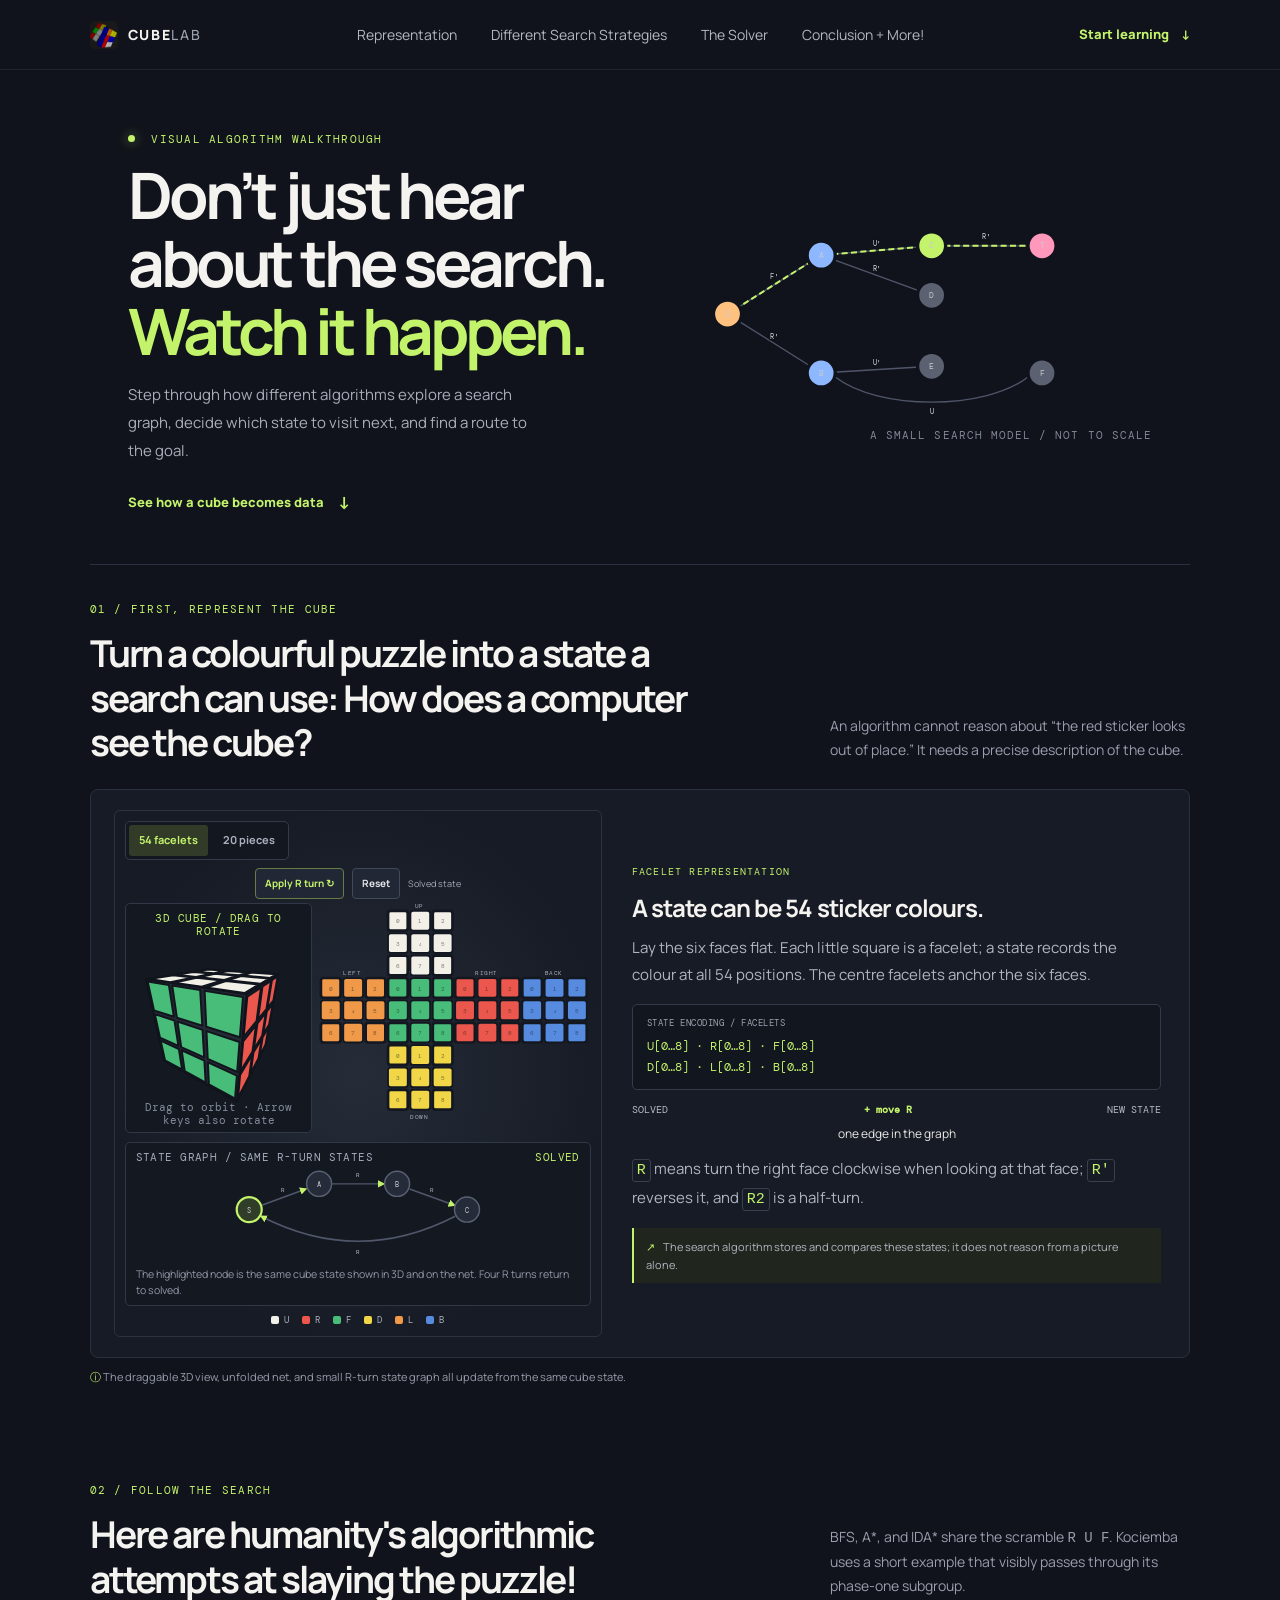
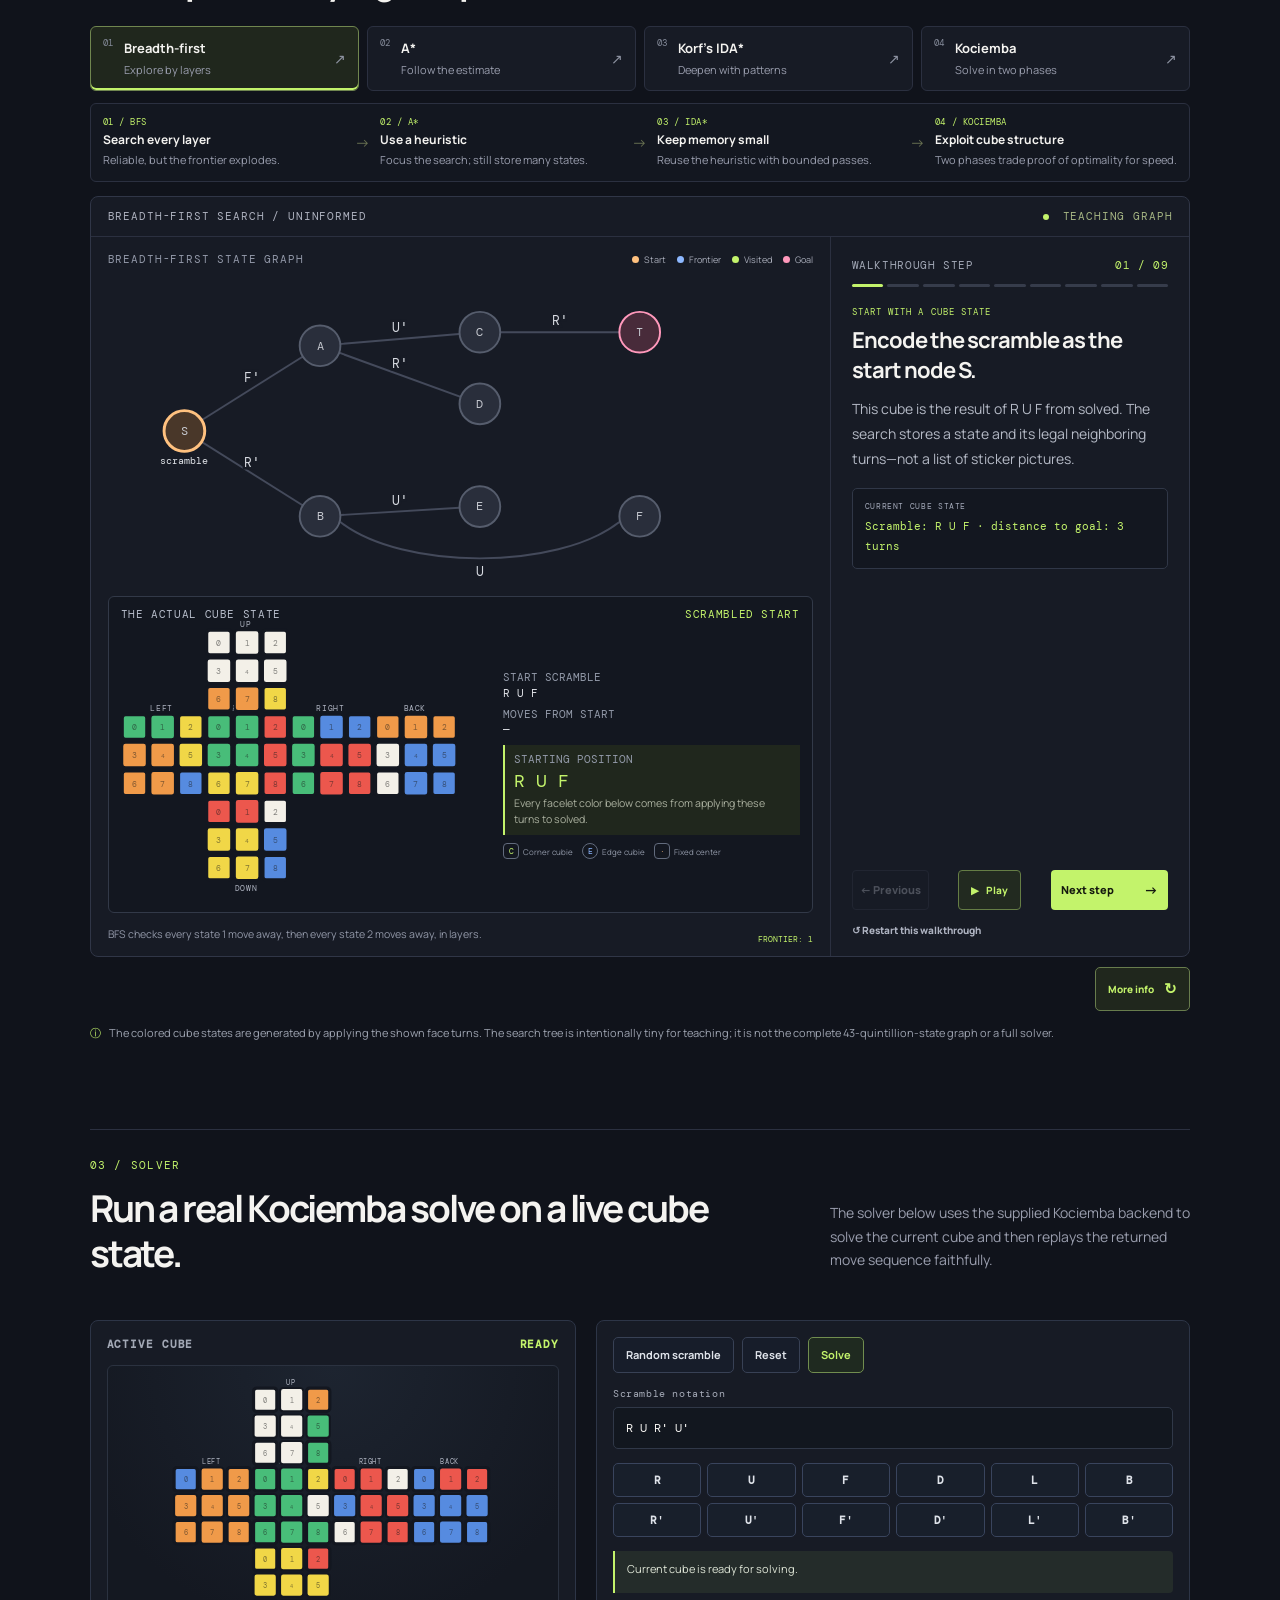
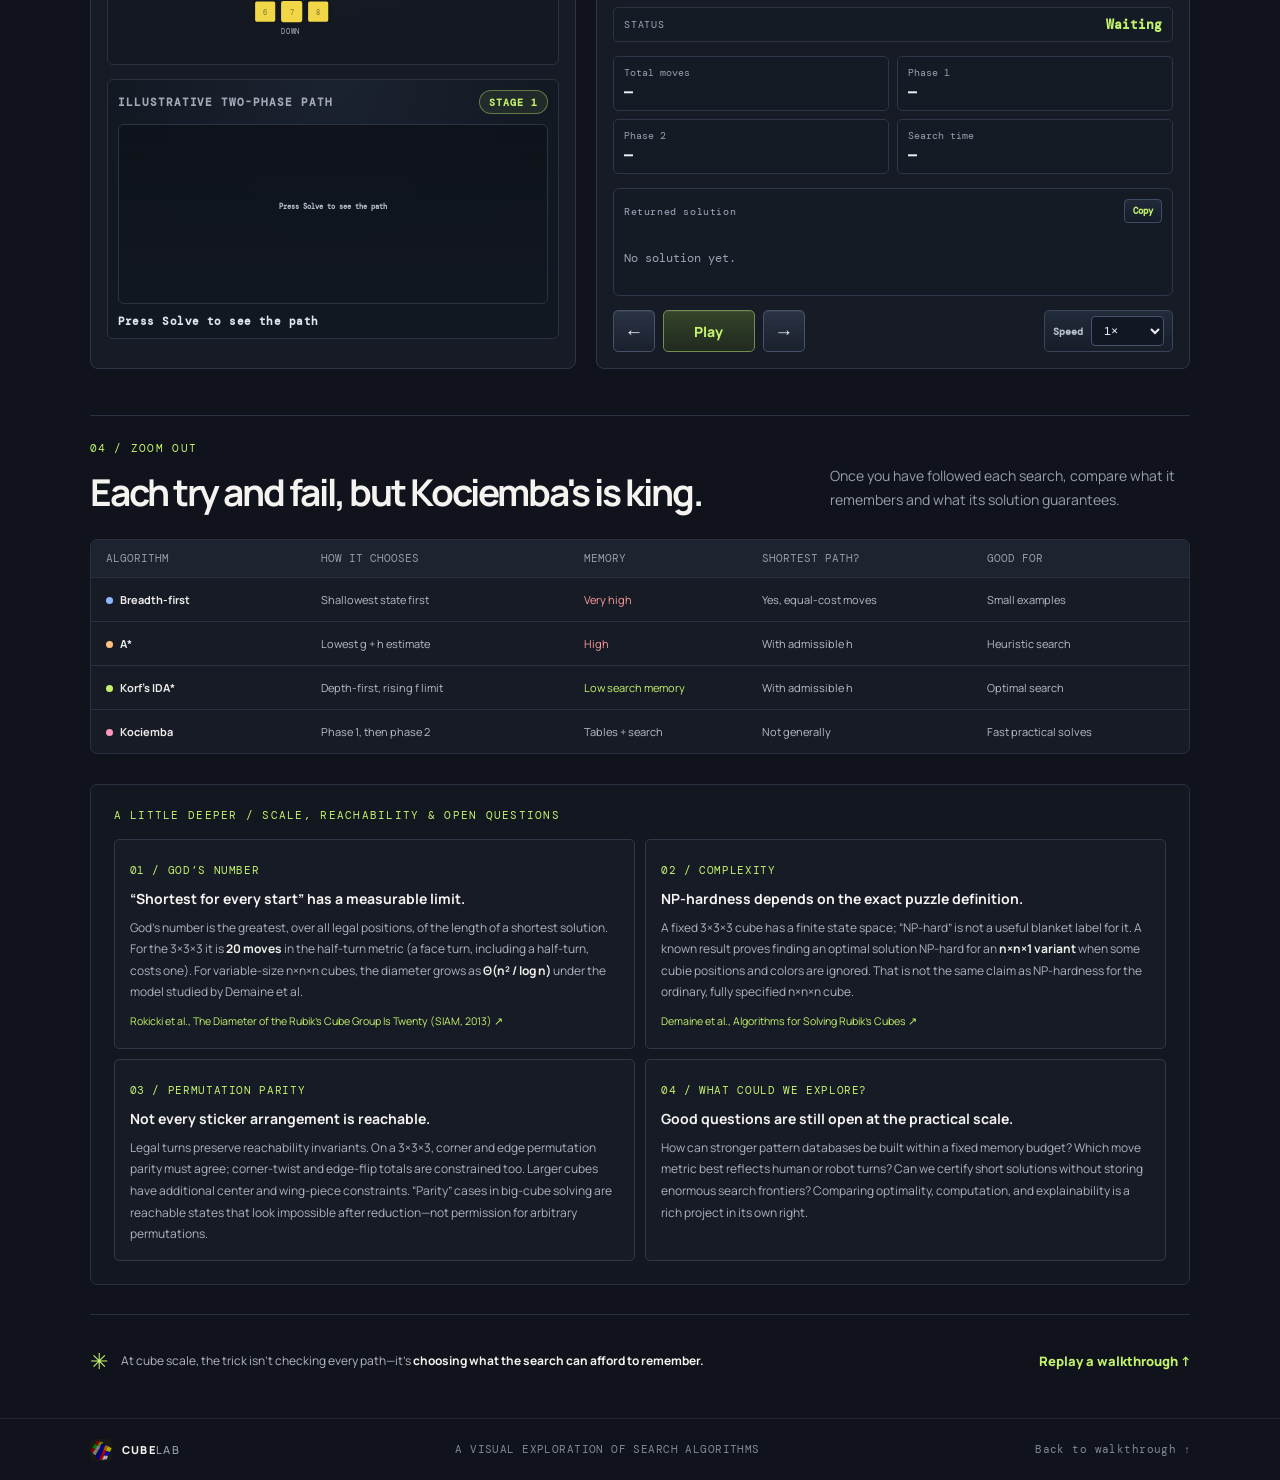
<file: index.html>
<!DOCTYPE html>
<html lang="en">
<head>
  <meta charset="UTF-8">
  <meta name="viewport" content="width=device-width, initial-scale=1.0">
  <meta name="theme-color" content="#10131b">
  <title>Cube Lab - Search, step by step</title>
  <link rel="icon" href="./icon.png" type="image/png">
  <link rel="preconnect" href="https://fonts.googleapis.com">
  <link rel="preconnect" href="https://fonts.gstatic.com" crossorigin>
  <link href="https://fonts.googleapis.com/css2?family=DM+Mono:wght@400;500&family=Manrope:wght@400;500;600;700;800&display=swap" rel="stylesheet">
  <link rel="stylesheet" href="./styles.css">
  <script src="./sketch/kociemba.bundle.js"></script>
  <script type="module" src="./sketch/sketch.js"></script>
</head>
<body>
  <header class="topbar">
    <a class="brand" href="#" aria-label="Cube Lab home"><img class="brand-mark" src="./icon.png" alt=""><span>CUBE<span class="brand-light">LAB</span></span></a>
    <nav aria-label="Main navigation">
        <a href="#representation">Representation</a>
        <a href="#walkthrough">Different Search Strategies</a>
        <a href="#solver-section">The Solver</a>
        <a href="#compare">Conclusion + More!</a>
    </nav>
    <a class="top-cta" href="#representation">Start learning <span aria-hidden="true">↓</span></a>
  </header>

  <main>
    <section class="intro">
      <div class="intro-copy">
        <p class="eyebrow"><span class="live-dot"></span> VISUAL ALGORITHM WALKTHROUGH</p>
        <h1>Don’t just hear<br>about the search.<br><span>Watch it happen.</span></h1>
        <p>Step through how different algorithms explore a search graph, decide which state to visit next, and find a route to the goal.</p>
        <a class="primary-link" href="#representation">See how a cube becomes data <span aria-hidden="true">↓</span></a>
      </div>
      <div class="intro-visual" aria-hidden="true">
        <svg viewBox="0 0 700 320">
          <g class="intro-graph-edges">
            <line x1="65" y1="160" x2="205" y2="72"/><line x1="65" y1="160" x2="205" y2="248"/>
            <line x1="205" y1="72" x2="370" y2="58"/><line x1="205" y1="72" x2="370" y2="132"/>
            <line x1="205" y1="248" x2="370" y2="238"/><path d="M226 254 C290 304 450 304 514 254"/>
            <line x1="370" y1="58" x2="535" y2="58"/>
          </g>
          <path class="intro-route" d="M65 160L205 72 370 58 535 58"/>
          <g class="intro-graph-moves">
            <text x="135" y="108">F′</text><text x="135" y="197">R′</text>
            <text x="288" y="58">U′</text><text x="288" y="95">R′</text>
            <text x="288" y="236">U′</text><text x="370" y="310">U</text><text x="452" y="48">R′</text>
          </g>
          <circle class="node node-start" cx="65" cy="160" r="21"/><circle class="node node-frontier" cx="205" cy="72" r="21"/>
          <circle class="node node-frontier" cx="205" cy="248" r="21"/><circle class="node node-visited" cx="370" cy="58" r="21"/>
          <circle class="node node-quiet" cx="370" cy="132" r="21"/><circle class="node node-quiet" cx="370" cy="238" r="21"/>
          <circle class="node node-quiet" cx="535" cy="248" r="21"/><circle class="node node-goal" cx="535" cy="58" r="21"/>
          <g class="intro-graph-labels">
            <text x="65" y="164">S</text><text x="205" y="76">A</text><text x="205" y="252">B</text>
            <text x="370" y="62">C</text><text x="370" y="136">D</text><text x="370" y="242">E</text>
            <text x="535" y="252">F</text><text x="535" y="62">T</text>
          </g>
        </svg>
        <span class="visual-tag">A SMALL SEARCH MODEL / NOT TO SCALE</span>
      </div>
    </section>

    <section class="representation section-wrap" id="representation">
      <div class="section-heading">
        <div><p class="eyebrow">01 / FIRST, REPRESENT THE CUBE</p><h2>Turn a colourful puzzle into a state a search can use: How does a computer see the cube?</h2></div>
        <p>An algorithm cannot reason about “the red sticker looks out of place.” It needs a precise description of the cube.</p>
      </div>
      <div class="representation-panel">
        <div class="representation-visual">
          <div class="representation-toggle" role="tablist" aria-label="Cube state representation">
            <button type="button" class="representation-tab active" role="tab" aria-selected="true" data-representation="stickers">54 facelets</button>
            <button type="button" class="representation-tab" role="tab" aria-selected="false" data-representation="pieces">20 pieces</button>
          </div>
          <div class="representation-actions"><button type="button" id="representation-turn">Apply R turn ↻</button><button type="button" id="representation-reset">Reset</button><span id="representation-move-label">Solved state</span></div>
          <div class="cube-views">
            <div class="cube-3d-card">
              <span class="cube-view-label">3D CUBE / DRAG TO ROTATE</span>
              <div id="representation-cube-3d" class="representation-cube-3d" role="group" tabindex="0" aria-label="Interactive three-dimensional Rubik's cube. Drag to rotate; use the arrow keys to change the view."></div>
              <span class="cube-drag-hint">Drag to orbit · Arrow keys also rotate</span>
            </div>
            <div id="representation-cube" class="representation-cube" aria-label="Unfolded Rubik's cube representation"></div>
          </div>
          <div class="representation-state-graph">
            <div class="representation-state-graph-head"><span>STATE GRAPH / SAME R-TURN STATES</span><span id="representation-state-label">SOLVED</span></div>
            <div id="representation-state-graph-svg" aria-label="Graph of states produced by repeated R turns"></div>
            <p class="representation-state-graph-note">The highlighted node is the same cube state shown in 3D and on the net. Four R turns return to solved.</p>
          </div>
          <div class="net-caption"><span><i class="net-color white"></i> U</span><span><i class="net-color red"></i> R</span><span><i class="net-color green"></i> F</span><span><i class="net-color yellow"></i> D</span><span><i class="net-color orange"></i> L</span><span><i class="net-color blue"></i> B</span></div>
        </div>
        <div class="representation-explanation" aria-live="polite">
          <p class="eyebrow" id="representation-kicker">FACELET REPRESENTATION</p>
          <h3 id="representation-title">A state can be 54 sticker colours.</h3>
          <p id="representation-description">Lay the six faces flat. Each little square is a facelet; a state records the colour at all 54 positions. The centre facelets anchor the six faces.</p>
          <div class="representation-readout" id="representation-readout"><span>STATE ENCODING / FACELETS</span><code>U[0…8] · R[0…8] · F[0…8]<br>D[0…8] · L[0…8] · B[0…8]</code></div>
          <div class="representation-equation"><span>SOLVED</span><b>+ move R</b><span>NEW STATE</span><strong>one edge in the graph</strong></div>
          <p class="move-notation"><code>R</code> means turn the right face clockwise when looking at that face; <code>R′</code> reverses it, and <code>R2</code> is a half-turn.</p>
          <p class="representation-hint"><span>↗</span> The search algorithm stores and compares these states; it does not reason from a picture alone.</p>
        </div>
      </div>
      <p class="representation-note"><span>ⓘ</span> The draggable 3D view, unfolded net, and small R-turn state graph all update from the same cube state.</p>
    </section>

    <section class="walkthrough section-wrap" id="walkthrough">
      <div class="section-heading">
        <div><p class="eyebrow">02 / FOLLOW THE SEARCH</p><h2>Here are humanity's algorithmic attempts at slaying the puzzle!</h2></div>
        <p>BFS, A*, and IDA* share the scramble <code>R U F</code>. Kociemba uses a short example that visibly passes through its phase-one subgroup.</p>
      </div>
      <div class="algorithm-tabs" role="tablist" aria-label="Choose an algorithm">
        <button class="algorithm-tab active" type="button" role="tab" aria-selected="true" data-algorithm="bfs"><span class="tab-number">01</span><span><strong>Breadth-first</strong><small>Explore by layers</small></span><span class="tab-arrow">↗</span></button>
        <button class="algorithm-tab" type="button" role="tab" aria-selected="false" data-algorithm="astar"><span class="tab-number">02</span><span><strong>A*</strong><small>Follow the estimate</small></span><span class="tab-arrow">↗</span></button>
        <button class="algorithm-tab" type="button" role="tab" aria-selected="false" data-algorithm="idastar"><span class="tab-number">03</span><span><strong>Korf’s IDA*</strong><small>Deepen with patterns</small></span><span class="tab-arrow">↗</span></button>
        <button class="algorithm-tab" type="button" role="tab" aria-selected="false" data-algorithm="kociemba"><span class="tab-number">04</span><span><strong>Kociemba</strong><small>Solve in two phases</small></span><span class="tab-arrow">↗</span></button>
      </div>

      <div class="algorithm-progression" aria-label="How each strategy builds on the previous one">
        <div class="progression-item"><span>01 / BFS</span><strong>Search every layer</strong><small>Reliable, but the frontier explodes.</small></div>
        <span class="progression-arrow" aria-hidden="true">→</span>
        <div class="progression-item"><span>02 / A*</span><strong>Use a heuristic</strong><small>Focus the search; still store many states.</small></div>
        <span class="progression-arrow" aria-hidden="true">→</span>
        <div class="progression-item"><span>03 / IDA*</span><strong>Keep memory small</strong><small>Reuse the heuristic with bounded passes.</small></div>
        <span class="progression-arrow" aria-hidden="true">→</span>
        <div class="progression-item"><span>04 / KOCIEMBA</span><strong>Exploit cube structure</strong><small>Two phases trade proof of optimality for speed.</small></div>
      </div>

      <div class="walkthrough-flip" id="walkthrough-flip">
        <div class="walkthrough-flip-inner" id="walkthrough-flip-inner">
          <div class="walkthrough-front">
            <div class="walkthrough-panel">
        <div class="walkthrough-topline"><span id="algorithm-kicker">BREADTH-FIRST SEARCH / UNINFORMED</span><span class="demo-badge"><i></i> TEACHING GRAPH</span></div>
        <div class="walkthrough-body">
          <div class="visualization">
            <div class="visualization-head"><span id="graph-title">SEARCH GRAPH</span><span class="legend" id="graph-legend"><i class="legend-dot start"></i>Start <i class="legend-dot frontier"></i>Frontier <i class="legend-dot visited"></i>Visited <i class="legend-dot goal"></i>Goal</span></div>
            <div class="graph-container" id="graph-container" aria-label="Step-by-step search graph visualization"></div>
            <div id="cube-context" class="cube-context"></div>
            <div class="visualization-foot"><span id="graph-caption">Each circle is a state. Each line is a possible move.</span><span id="metric-caption">FRONTIER: 1</span></div>
          </div>
          <aside class="step-explanation" aria-live="polite">
            <div class="step-top"><span class="step-label">WALKTHROUGH STEP</span><span class="step-count" id="step-count">01 / 05</span></div>
            <div class="step-progress" id="step-progress"></div>
            <p class="eyebrow" id="step-phase">INITIALIZE</p>
            <h3 id="step-title">Put the start state in the queue.</h3>
            <p class="step-description" id="step-description"></p>
            <div class="data-card" id="data-card"></div>
            <div class="step-controls">
              <button class="previous-button" id="previous-step" type="button">← <span>Previous</span></button>
              <button class="play-button" id="play-steps" type="button" aria-pressed="false"><span aria-hidden="true">▶</span> Play</button>
              <button class="next-button" id="next-step" type="button"><span>Next step</span><b aria-hidden="true">→</b></button>
            </div>
            <button class="restart-button" id="restart-algorithm" type="button">↺ Restart this walkthrough</button>
          </aside>
        </div>
            </div>
            <div class="more-info-row"><button class="more-info-button" id="more-info-button" type="button" aria-expanded="false" aria-controls="algorithm-info-panel">More info <span aria-hidden="true">↻</span></button></div>
          </div>
          <section class="algorithm-info-panel" id="algorithm-info-panel" aria-live="polite" aria-hidden="true" inert></section>
        </div>
      </div>
      <p class="teaching-note"><span>ⓘ</span> The colored cube states are generated by applying the shown face turns. The search tree is intentionally tiny for teaching; it is not the complete 43-quintillion-state graph or a full solver.</p>
    </section>

    <section class="solver-section section-wrap" id="solver-section">
      <div class="section-heading">
        <div><p class="eyebrow">03 / SOLVER</p><h2>Run a real Kociemba solve on a live cube state.</h2></div>
        <p>The solver below uses the supplied Kociemba backend to solve the current cube and then replays the returned move sequence faithfully.</p>
      </div>
      <div class="solver-shell">
        <div class="solver-panel solver-cube-panel">
          <div class="solver-view-header"><span>ACTIVE CUBE</span><span id="solver-status-label">READY</span></div>
          <div id="solver-cube-display" class="solver-cube-display" aria-live="polite"></div>
          <div id="solver-path-panel" class="solver-path-panel" aria-live="polite">
            <div class="solver-path-header"><span>ILLUSTRATIVE TWO-PHASE PATH</span><span class="solver-path-stage" data-role="stage-tag">STAGE 1</span></div>
            <div class="solver-path-visual" data-role="visual"></div>
            <div class="solver-path-status" data-role="status">Press Solve to see the path</div>
          </div>
        </div>
        <div class="solver-panel solver-controls-panel">
          <div class="solver-toolbar">
            <button id="solver-scramble-random" type="button">Random scramble</button>
            <button id="solver-reset" type="button">Reset</button>
            <button id="solver-solve" type="button" class="primary">Solve</button>
          </div>
          <label class="solver-input" for="solver-scramble-input">
            <span>Scramble notation</span>
            <input id="solver-scramble-input" type="text" value="R U R' U'" spellcheck="false" aria-label="Scramble notation input" />
          </label>
          <div class="solver-turn-grid" aria-label="Cube face motion controls">
            <button type="button" class="solver-face-button" data-move="R">R</button>
            <button type="button" class="solver-face-button" data-move="U">U</button>
            <button type="button" class="solver-face-button" data-move="F">F</button>
            <button type="button" class="solver-face-button" data-move="D">D</button>
            <button type="button" class="solver-face-button" data-move="L">L</button>
            <button type="button" class="solver-face-button" data-move="B">B</button>
            <button type="button" class="solver-face-button" data-move="R'">R′</button>
            <button type="button" class="solver-face-button" data-move="U'">U′</button>
            <button type="button" class="solver-face-button" data-move="F'">F′</button>
            <button type="button" class="solver-face-button" data-move="D'">D′</button>
            <button type="button" class="solver-face-button" data-move="L'">L′</button>
            <button type="button" class="solver-face-button" data-move="B'">B′</button>
          </div>
          <div id="solver-message" class="solver-message" data-tone="info">Ready to solve a valid cube state.</div>
          <div class="solver-phase-row">
            <span class="solver-tag">STATUS</span>
            <strong id="solver-phase-text">Waiting</strong>
          </div>
          <div class="solver-stats" id="solver-stats">
            <div><span>Total moves</span><strong id="solver-stat-total">—</strong></div>
            <div><span>Phase 1</span><strong id="solver-stat-phase1">—</strong></div>
            <div><span>Phase 2</span><strong id="solver-stat-phase2">—</strong></div>
            <div><span>Search time</span><strong id="solver-stat-time">—</strong></div>
          </div>
          <div class="solver-solution-box">
            <div class="solver-solution-header">
              <span>Returned solution</span>
              <button id="solver-copy-solution" type="button">Copy</button>
            </div>
            <div id="solver-solution-text" class="solver-solution-text">No solution yet.</div>
          </div>
          <div class="solver-playback">
            <button id="solver-prev-move" type="button" aria-label="Previous move">←</button>
            <button id="solver-play-solution" type="button" aria-label="Play solution">Play</button>
            <button id="solver-next-move" type="button" aria-label="Next move">→</button>
            <label class="solver-speed">
              <span>Speed</span>
              <select id="solver-speed-select" aria-label="Playback speed">
                <option value="0.25">0.25×</option>
                <option value="0.5">0.5×</option>
                <option value="1" selected>1×</option>
                <option value="2">2×</option>
                <option value="4">4×</option>
              </select>
            </label>
          </div>
        </div>
      </div>
    </section>

    <section class="compare-section section-wrap" id="compare">
      <div class="section-heading">
        <div><p class="eyebrow">04 / ZOOM OUT</p><h2>Each try and fail, but Kociemba's is king.</h2></div>
        <p>Once you have followed each search, compare what it remembers and what its solution guarantees.</p>
      </div>
      <div class="comparison">
        <div class="comparison-head"><span>ALGORITHM</span><span>HOW IT CHOOSES</span><span>MEMORY</span><span>SHORTEST PATH?</span><span>GOOD FOR</span></div>
        <div class="comparison-row"><strong><span class="row-dot dot-blue"></span>Breadth-first</strong><span>Shallowest state first</span><span class="memory-high">Very high</span><span>Yes, equal-cost moves</span><span>Small examples</span></div>
        <div class="comparison-row"><strong><span class="row-dot dot-orange"></span>A*</strong><span>Lowest g + h estimate</span><span class="memory-high">High</span><span>With admissible h</span><span>Heuristic search</span></div>
        <div class="comparison-row"><strong><span class="row-dot dot-green"></span>Korf’s IDA*</strong><span>Depth-first, rising f limit</span><span class="memory-low">Low search memory</span><span>With admissible h</span><span>Optimal search</span></div>
        <div class="comparison-row"><strong><span class="row-dot dot-pink"></span>Kociemba</strong><span>Phase 1, then phase 2</span><span>Tables + search</span><span>Not generally</span><span>Fast practical solves</span></div>
      </div>
      <div class="cube-theory">
        <p class="eyebrow">A LITTLE DEEPER / SCALE, REACHABILITY & OPEN QUESTIONS</p>
        <div class="theory-grid">
          <article class="theory-card">
            <span class="theory-index">01 / GOD’S NUMBER</span>
            <h3>“Shortest for every start” has a measurable limit.</h3>
            <p>God’s number is the greatest, over all legal positions, of the length of a shortest solution. For the 3×3×3 it is <strong>20 moves</strong> in the half-turn metric (a face turn, including a half-turn, costs one). For variable-size n×n×n cubes, the diameter grows as <strong>Θ(n² / log n)</strong> under the model studied by Demaine et al.</p>
            <a href="https://doi.org/10.1137/120867366" target="_blank" rel="noreferrer">Rokicki et al., The Diameter of the Rubik’s Cube Group Is Twenty (SIAM, 2013) ↗</a>
          </article>
          <article class="theory-card">
            <span class="theory-index">02 / COMPLEXITY</span>
            <h3>NP-hardness depends on the exact puzzle definition.</h3>
            <p>A fixed 3×3×3 cube has a finite state space; “NP-hard” is not a useful blanket label for it. A known result proves finding an optimal solution NP-hard for an <strong>n×n×1 variant</strong> when some cubie positions and colors are ignored. That is not the same claim as NP-hardness for the ordinary, fully specified n×n×n cube.</p>
            <a href="https://arxiv.org/abs/1106.5736" target="_blank" rel="noreferrer">Demaine et al., Algorithms for Solving Rubik’s Cubes ↗</a>
          </article>
          <article class="theory-card">
            <span class="theory-index">03 / PERMUTATION PARITY</span>
            <h3>Not every sticker arrangement is reachable.</h3>
            <p>Legal turns preserve reachability invariants. On a 3×3×3, corner and edge permutation parity must agree; corner-twist and edge-flip totals are constrained too. Larger cubes have additional center and wing-piece constraints. “Parity” cases in big-cube solving are reachable states that look impossible after reduction—not permission for arbitrary permutations.</p>
          </article>
          <article class="theory-card">
            <span class="theory-index">04 / WHAT COULD WE EXPLORE?</span>
            <h3>Good questions are still open at the practical scale.</h3>
            <p>How can stronger pattern databases be built within a fixed memory budget? Which move metric best reflects human or robot turns? Can we certify short solutions without storing enormous search frontiers? Comparing optimality, computation, and explainability is a rich project in its own right.</p>
          </article>
        </div>
      </div>
      <div class="closing"><span class="closing-icon">✳</span><p>At cube scale, the trick isn’t checking every path—it’s <strong>choosing what the search can afford to remember.</strong></p><a class="top-cta" href="#walkthrough">Replay a walkthrough ↑</a></div>
    </section>

  </main>
  <footer><a class="brand" href="#"><img class="brand-mark" src="./icon.png" alt=""><span>CUBE<span class="brand-light">LAB</span></span></a><span>A VISUAL EXPLORATION OF SEARCH ALGORITHMS</span><a href="#walkthrough">Back to walkthrough ↑</a></footer>
</body>
</html>
</file>
<file: styles.css>
:root {
  color-scheme: dark;
  --bg: #10131b;
  --surface: #171b25;
  --raised: #1d2230;
  --line: #2b3040;
  --muted: #9a9eae;
  --text: #f4f3f0;
  --accent: #c3f36b;
  --blue: #8db8ff;
  --orange: #ffc17f;
  --pink: #ff98bb;
  --mono: "DM Mono", Consolas, monospace;
  --sans: "Manrope", "Segoe UI", sans-serif;
  --stage1: var(--blue);
  --stage2: #c08aff;
}
* { box-sizing: border-box; }
html { scroll-behavior: smooth; }
body { margin: 0; background: var(--bg); color: var(--text); font-family: var(--sans); font-size: 16px; line-height: 1.7; }
a { color: inherit; text-decoration: none; }
button { color: inherit; font: inherit; }
.topbar { height: 70px; padding: 0 7%; display: flex; align-items: center; justify-content: space-between; border-bottom: 1px solid rgba(255,255,255,.07); }
.brand { display: inline-flex; align-items: center; gap: 10px; font-size: 14px; font-weight: 800; letter-spacing: .12em; }
.brand-light { color: #9da2af; font-weight: 500; }
.brand-mark { width: 28px; height: 28px; display: block; border-radius: 5px; object-fit: cover; }
.topbar nav { display: flex; gap: 34px; color: #b4b7c2; font-size: 12px; }.topbar nav a:hover, footer a:hover { color: var(--accent); }
.top-cta { color: var(--accent); font-size: 11px; font-weight: 800; }.top-cta span { margin-left: 9px; }
.intro { min-height: 450px; padding: 62px 10% 48px; display: grid; grid-template-columns: 1fr .9fr; align-items: center; gap: 35px; overflow: hidden; }
.intro-copy { position: relative; z-index: 1; }.eyebrow { margin: 0 0 13px; color: var(--accent); font: 9px/1.5 var(--mono); letter-spacing: .12em; }
.live-dot { display: inline-block; width: 7px; height: 7px; margin-right: 8px; border-radius: 50%; background: var(--accent); box-shadow: 0 0 12px #c3f36b88; vertical-align: 1px; }
h1,h2,h3,p { margin-top: 0; } h1 { margin-bottom: 17px; font-size: clamp(45px,5vw,66px); line-height: 1.06; letter-spacing: -.065em; }
h1 span { color: var(--accent); }.intro-copy > p:not(.eyebrow) { max-width: 425px; color: #aaadba; font-size: 13px; line-height: 1.85; }
.primary-link { display: inline-flex; gap: 14px; align-items: center; margin-top: 8px; color: var(--accent); font-size: 11px; font-weight: 800; }.primary-link span { font-size: 17px; }
.intro-visual { position: relative; padding: 22px 0; }.intro-visual svg { width: 100%; overflow: visible; }
.intro-edge { fill: none; stroke: #50566a; stroke-width: 2; }.explored-edge { stroke: #667153; }.intro-route { fill: none; stroke: var(--accent); stroke-width: 3; stroke-dasharray: 9 5; }
.node { stroke: var(--bg); stroke-width: 5; }.node-start { fill: var(--orange); }.node-frontier { fill: var(--blue); }.node-visited { fill: var(--accent); }.node-goal { fill: var(--pink); }.node-quiet { fill: #5b6171; }
.intro-visual text { fill: #a4a8b4; font: 9px var(--mono); letter-spacing: .1em; }.visual-tag { display: block; text-align: right; color: #818697; font: 8px var(--mono); letter-spacing: .1em; }
.intro-graph-edges line,.intro-graph-edges path { fill: none; stroke: #50566a; stroke-width: 2; }.intro-graph-moves text { fill: #d8dbe2; stroke: #10131b; stroke-width: 4px; paint-order: stroke; text-anchor: middle; font: 11px var(--mono); letter-spacing: 0; }.intro-graph-labels text { fill: #c7cad1; text-anchor: middle; font: 12px var(--mono); letter-spacing: 0; }
.section-wrap { width: min(1200px,86%); margin: 0 auto; }.walkthrough { padding: 40px 0 86px; }
.section-heading { display: flex; justify-content: space-between; align-items: end; gap: 30px; margin-bottom: 25px; }.section-heading h2 { max-width: 620px; margin: 0; font-size: clamp(27px,3.1vw,37px); letter-spacing: -.055em; line-height: 1.2; }
.section-heading > p { max-width: 360px; margin: 0 0 3px; color: var(--muted); font-size: 11px; }
.algorithm-tabs { display: grid; grid-template-columns: repeat(4,1fr); gap: 8px; margin-bottom: 12px; }
.algorithm-tab { min-height: 65px; padding: 10px 12px; display: flex; align-items: center; gap: 11px; text-align: left; border: 1px solid var(--line); border-radius: 6px; background: var(--surface); cursor: pointer; transition: border-color .16s, background .16s, transform .16s; }
.algorithm-tab:hover { transform: translateY(-2px); border-color: #535a6d; }.algorithm-tab.active { border-color: #70864f; background: #20271d; box-shadow: inset 0 -2px var(--accent); }
.tab-number { align-self: flex-start; color: #858b9a; font: 9px var(--mono); }.algorithm-tab > span:nth-child(2) { display: grid; gap: 2px; }
.algorithm-tab strong { font-size: 11px; }.algorithm-tab small { color: var(--muted); font-size: 9px; }.tab-arrow { margin-left: auto; color: #8f94a3; font-size: 14px; }
.algorithm-progression { display: grid; grid-template-columns: 1fr auto 1fr auto 1fr auto 1fr; align-items: center; gap: 10px; margin: 0 0 14px; padding: 12px; border: 1px solid var(--line); border-radius: 6px; background: #131720; }
.progression-item { min-width: 0; display: grid; gap: 2px; }.progression-item > span { color: var(--accent); font: 8px var(--mono); letter-spacing: .06em; }.progression-item strong { font-size: 10px; }.progression-item small { color: var(--muted); font-size: 9px; line-height: 1.5; }.progression-arrow { color: #687151; font-size: 15px; }
.walkthrough-flip { perspective: 1500px; }.walkthrough-flip-inner { display: grid; transform-style: preserve-3d; transition: transform .7s cubic-bezier(.2,.7,.2,1); }.walkthrough-flip-inner.is-flipped { transform: rotateY(180deg); }
.walkthrough-front,.algorithm-info-panel { grid-area: 1 / 1; min-width: 0; backface-visibility: hidden; -webkit-backface-visibility: hidden; }.walkthrough-front { display: flex; flex-direction: column; }.algorithm-info-panel { display: flex; flex-direction: column; gap: 20px; padding: 26px; border: 1px solid #303647; border-radius: 8px; background: var(--surface); transform: rotateY(180deg); }
.more-info-row { display: flex; justify-content: flex-end; padding: 10px 0 0; }.more-info-button { min-height: 36px; padding: 8px 12px; display: inline-flex; align-items: center; gap: 10px; border: 1px solid #687c4d; border-radius: 5px; background: #20271d; color: var(--accent); cursor: pointer; font-size: 10px; font-weight: 800; }.more-info-button:hover { border-color: var(--accent); background: #293322; }.more-info-button span { font-size: 15px; }
.algorithm-info-heading { position: relative; padding-right: 175px; }.algorithm-info-heading h2 { margin: 0 0 8px; font-size: clamp(24px,3vw,34px); letter-spacing: -.05em; }.algorithm-info-heading .eyebrow { margin-bottom: 7px; }.algorithm-info-summary { max-width: 780px; margin: 0; color: #b7bbc6; font-size: 12px; line-height: 1.7; }.algorithm-info-heading .more-info-button { position: absolute; top: 0; right: 0; }
.algorithm-info-facts { display: grid; grid-template-columns: repeat(2,minmax(0,1fr)); gap: 10px; }.algorithm-info-facts article { min-width: 0; padding: 14px; border: 1px solid #303646; border-radius: 5px; background: #131720; }.algorithm-info-facts h3,.pseudocode h3 { margin: 0 0 7px; color: #e8e9e6; font-size: 12px; }.algorithm-info-facts p { margin: 0; color: #aeb3c0; font-size: 10px; line-height: 1.8; white-space: pre-line; }.pseudocode { padding: 14px; border: 1px solid #303646; border-radius: 5px; background: #11151d; }.pseudocode pre { overflow-x: auto; margin: 0; color: var(--accent); font: 10px/1.8 var(--mono); white-space: pre; }
.walkthrough-panel { overflow: hidden; border: 1px solid #303647; border-radius: 8px; background: var(--surface); }
.walkthrough-topline { min-height: 40px; padding: 0 17px; display: flex; align-items: center; justify-content: space-between; border-bottom: 1px solid var(--line); color: #adb1be; font: 8px var(--mono); letter-spacing: .08em; }
.demo-badge { color: #a5b583; }.demo-badge i { display: inline-block; width: 6px; height: 6px; margin-right: 6px; border-radius: 50%; background: var(--accent); }
.walkthrough-body { display: grid; grid-template-columns: minmax(0,1.65fr) minmax(310px,.8fr); min-height: 470px; }
.visualization { min-width: 0; padding: 16px 17px 12px; border-right: 1px solid var(--line); }
.visualization-head { min-height: 23px; display: flex; justify-content: space-between; align-items: start; gap: 10px; color: #9298a8; font: 8px var(--mono); letter-spacing: .08em; }
.legend { display: flex; align-items: center; gap: 5px; color: #a9adba; font: 8px var(--sans); letter-spacing: 0; }.legend[hidden] { display: none; }.legend-dot { width: 7px; height: 7px; margin-left: 6px; border-radius: 50%; }.legend-dot.start { background: var(--orange); }.legend-dot.frontier { background: var(--blue); }.legend-dot.visited { background: var(--accent); }.legend-dot.goal { background: var(--pink); }
.a-star-key { white-space: nowrap; }.a-star-key i { color: var(--accent); font: 9px var(--mono); font-style: normal; }
.graph-container { min-height: 310px; display: grid; place-items: center; overflow: hidden; }.graph-svg { width: 100%; height: 310px; }
.graph-edge { stroke: #444a5b; stroke-width: 2; transition: stroke .25s, stroke-width .25s; }.graph-edge.edge-discovered { stroke: #727b60; }.graph-edge.edge-path { stroke: var(--accent); stroke-width: 4; }
.graph-node circle { fill: #292e3b; stroke: #565d6d; stroke-width: 2; transition: fill .25s, stroke .25s, r .25s; }.graph-node text { fill: #c7cad1; text-anchor: middle; font: 12px var(--mono); pointer-events: none; }
.graph-node .node-score { fill: #d5d9e2; font: 10px var(--mono); }.graph-node.node-current circle { fill: #303d28; stroke: var(--accent); stroke-width: 3; }.graph-node.node-visited circle { fill: #344329; stroke: var(--accent); }
.graph-node.node-frontier circle { fill: #283a54; stroke: var(--blue); }.graph-node.node-start circle { fill: #493729; stroke: var(--orange); }.graph-node.node-goal circle { fill: #482b3a; stroke: var(--pink); }
.graph-node.node-pruned circle { fill: #292e3b; stroke: #697083; stroke-dasharray: 4 3; }.graph-node.node-path circle { fill: #39452d; stroke: var(--accent); stroke-width: 3; }
.graph-node .node-state { fill: #e0e3e8; font: 10px var(--mono); }.edge-move { fill: #d8dbe2; stroke: #171b25; stroke-width: 5px; paint-order: stroke; text-anchor: middle; font: 13px var(--mono); }.edge-move-path { fill: var(--accent); }
.representation { padding: 37px 0 57px; border-top: 1px solid var(--line); }.representation-panel { display: grid; grid-template-columns: minmax(340px,.95fr) minmax(350px,1.05fr); gap: 25px; padding: 20px 23px; border: 1px solid var(--line); border-radius: 8px; background: var(--surface); }
.representation-visual { min-width: 0; padding: 10px; display: flex; flex-direction: column; align-items: center; justify-content: center; border: 1px solid #2b3240; border-radius: 6px; background: radial-gradient(ellipse at 50% 50%,#252c38,#171b25 72%); }
.representation-toggle { display: flex; align-self: flex-start; gap: 5px; margin-bottom: 8px; padding: 3px; border: 1px solid #343a49; border-radius: 5px; background: #131720; }
.representation-tab { padding: 6px 10px; border: 0; border-radius: 3px; background: transparent; color: #a9aebb; cursor: pointer; font-size: 11px; font-weight: 700; }.representation-tab.active { background: #313b27; color: var(--accent); }
.representation-actions { width: 100%; display: flex; align-items: center; justify-content: center; gap: 8px; margin-bottom: 4px; }.representation-actions button { padding: 6px 9px; border: 1px solid #41495a; border-radius: 4px; background: #222735; color: #e0e2e5; cursor: pointer; font-size: 10px; font-weight: 700; }.representation-actions button:first-child { border-color: #667d45; color: var(--accent); }.representation-actions button:hover { border-color: var(--accent); }.representation-actions span { color: #a4aaba; font-size: 9px; }
.cube-views { width: 100%; display: grid; grid-template-columns: minmax(0,.82fr) minmax(0,1.18fr); align-items: center; gap: 8px; }
.cube-3d-card { min-width: 0; padding: 8px 5px 5px; border: 1px solid #303747; border-radius: 5px; background: #141821; text-align: center; }
.cube-view-label,.cube-drag-hint { display: block; color: #a4aaba; font: 7px var(--mono); letter-spacing: .04em; }.cube-view-label { color: var(--accent); }.cube-drag-hint { color: #838b9b; font-size: 6px; letter-spacing: 0; }
.representation-cube-3d { width: 100%; aspect-ratio: 1.08; display: grid; place-items: center; cursor: grab; outline: none; touch-action: none; }.representation-cube-3d:active { cursor: grabbing; }.representation-cube-3d:focus-visible { box-shadow: inset 0 0 0 2px var(--accent); border-radius: 4px; }.interactive-cube-svg { display: block; width: 100%; height: 100%; overflow: visible; }.interactive-cube-body { fill: #252b37; stroke: #10131b; stroke-width: 2; stroke-linejoin: round; vector-effect: non-scaling-stroke; }.interactive-cube-sticker { stroke: #11151d; stroke-width: 2; stroke-linejoin: round; vector-effect: non-scaling-stroke; }
.representation-cube { width: 100%; min-width: 0; display: grid; place-items: center; }.cube-net { display: block; width: 100%; max-width: 340px; height: auto; overflow: visible; }
.representation-state-graph { width: 100%; margin-top: 9px; padding: 8px 10px 6px; border: 1px solid #303747; border-radius: 5px; background: #141821; }.representation-state-graph-head { display: flex; justify-content: space-between; gap: 8px; color: #a4aaba; font: 7px var(--mono); letter-spacing: .04em; }.representation-state-graph-head span:last-child { color: var(--accent); }.representation-graph-svg { display: block; width: 100%; height: 103px; overflow: visible; }.representation-graph-edge { fill: none; stroke: #50576a; stroke-width: 2; marker-end: url(#representation-arrow); }.representation-graph-edge.active { stroke: var(--accent); stroke-width: 3; }.representation-graph-node circle { fill: #252b39; stroke: #596173; stroke-width: 2; }.representation-graph-node text { fill: #c7cad1; text-anchor: middle; font: 10px var(--mono); }.representation-graph-node.current circle { fill: #303d28; stroke: var(--accent); stroke-width: 3; }.representation-graph-node.passed circle { fill: #344329; stroke: var(--accent); }.representation-graph-move { fill: #b7bdca; text-anchor: middle; font: 8px var(--mono); }.representation-graph-move.active { fill: var(--accent); }.representation-state-graph-note { margin: 0; color: #9298a8; font-size: 8px; line-height: 1.5; }
.cube-face-label { fill: #aeb3c0; text-anchor: middle; font: 7px var(--mono); letter-spacing: .08em; }.cube-sticker { stroke: #131720; stroke-width: 2; transition: fill .2s; }.cube-sticker.move-highlight { stroke: #fff; stroke-width: 3; filter: drop-shadow(0 0 3px #fff8); }.cube-sticker.pattern-piece { stroke: #222; stroke-width: 4; filter: drop-shadow(0 0 3px #ffbc61); }
.facelet-index { fill: #1a1b1b; text-anchor: middle; font: 7px var(--mono); opacity: .52; pointer-events: none; }.center-index { font-size: 5px; }.piece-label { fill: #151820; text-anchor: middle; font: bold 8px var(--mono); pointer-events: none; }.center-label { font-size: 12px; }.cube-sticker.corner-sticker { stroke-width: 3; }.cube-sticker.edge-sticker { stroke-width: 2; }
.net-caption { display: flex; flex-wrap: wrap; justify-content: center; gap: 13px; padding-top: 8px; color: #aab0bd; font: 9px var(--mono); }.net-caption span { display: flex; align-items: center; gap: 5px; }.net-color { width: 8px; height: 8px; border-radius: 2px; }.net-color.white { background: #f3f0e8; }.net-color.red { background: #ec574d; }.net-color.green { background: #48bd79; }.net-color.yellow { background: #f1d747; }.net-color.orange { background: #f09a49; }.net-color.blue { background: #568be0; }
.representation-explanation { padding: 9px 5px; align-self: center; }.representation-explanation .eyebrow { font-size: 10px; }.representation-explanation h3 { margin-bottom: 11px; font-size: 24px; line-height: 1.3; letter-spacing: -.04em; }.representation-explanation > p:not(.eyebrow) { color: #b1b5c1; font-size: 14px; line-height: 1.8; }
.representation-readout { margin: 16px 0 12px; padding: 12px 14px; border: 1px solid #343a49; border-radius: 5px; background: #12161e; }.representation-readout span,.representation-readout code { display: block; }.representation-readout span { margin-bottom: 7px; color: #9ca2b1; font: 9px var(--mono); letter-spacing: .06em; }.representation-readout code { color: var(--accent); font: 12px/1.7 var(--mono); }
.representation-equation { display: grid; grid-template-columns: auto 1fr auto; align-items: center; gap: 9px; margin: 13px 0; color: #b5bac5; font: 10px var(--mono); }.representation-equation b { color: var(--accent); text-align: center; }.representation-equation strong { grid-column: 1 / -1; color: #e7e8e4; font: 12px var(--sans); text-align: center; }
.move-notation { margin: 12px 0; color: #b1b5c1; font-size: 11px; line-height: 1.7; }.move-notation code { padding: 2px 4px; border: 1px solid #383f4e; border-radius: 3px; color: var(--accent); }
.representation-hint { margin: 15px 0 0; padding: 10px 12px; border-left: 2px solid var(--accent); background: #20261e; color: #bcc2b1; font-size: 11px !important; line-height: 1.6 !important; }.representation-hint span { margin-right: 6px; color: var(--accent); }
.representation-note { margin: 10px 0 0; color: #969cab; font-size: 11px; }.representation-note span { color: var(--accent); }
.cube-context { width: 100%; margin: 10px 0 4px; padding: 11px 12px; border: 1px solid #323948; border-radius: 6px; background: #131720; }.cube-context-heading { display: flex; justify-content: space-between; gap: 12px; margin-bottom: 8px; color: #b7bdca; font: 9px var(--mono); letter-spacing: .06em; }.cube-context-heading span:last-child { color: var(--accent); text-align: right; }
.cube-context-body { display: grid; grid-template-columns: minmax(210px,1fr) minmax(170px,.8fr); align-items: center; gap: 12px; }.cube-state-detail { display: grid; gap: 8px; }.cube-state-detail > div { display: grid; grid-template-columns: 1fr; gap: 3px; }.cube-state-detail > div > span { color: #9299a8; font: 8px var(--mono); }.cube-state-detail code { color: #e1e3e8; font: 11px var(--mono); overflow-wrap: anywhere; }
.cube-state-detail .current-turn { position: relative; padding: 8px 9px; border-left: 2px solid var(--accent); background: #20271d; }.current-turn strong { color: var(--accent); font: 18px var(--mono); }.current-turn small { color: #aab09f; font-size: 9px; line-height: 1.5; }
.cube-pieces-key { display: flex !important; flex-wrap: wrap; gap: 9px !important; color: #aeb4c1; font-size: 9px; }.cube-pieces-key span { display: inline-flex; align-items: center; gap: 4px; font: 8px var(--sans) !important; }.cube-pieces-key i { width: 16px; height: 16px; display: inline-grid; place-items: center; border: 1px solid #626b7d; border-radius: 4px; color: var(--accent); font: 8px var(--mono); font-style: normal; }.cube-pieces-key .piece-key-edge { border-radius: 50%; color: var(--blue); }.cube-pieces-key .piece-key-center { color: var(--orange); }
.visualization-foot { min-height: 27px; display: flex; justify-content: space-between; gap: 12px; align-items: end; color: #9298a8; font-size: 8px; }.visualization-foot span:last-child { color: var(--accent); font: 8px var(--mono); text-align: right; }
.priority-queue { padding: 0 6px 9px; }.queue-heading,.queue-columns,.queue-entry { display: grid; grid-template-columns: .55fr 1fr 1.25fr .7fr; align-items: center; gap: 8px; }
.queue-heading { padding: 8px 9px 5px; display: flex; justify-content: space-between; gap: 8px; color: #c3c7d2; font: 7px var(--mono); letter-spacing: .07em; }.queue-heading span:last-child { color: #8e95a5; text-align: right; }
.queue-columns { padding: 4px 9px; color: #858c9d; font: 7px var(--mono); }.queue-entry { min-height: 27px; padding: 3px 9px; border-top: 1px solid #2c3240; color: #b6bac5; font: 9px var(--mono); }
.queue-entry strong { display: flex; align-items: center; gap: 5px; color: #d7d9dc; }.queue-entry strong small { color: var(--accent); font: 6px var(--mono); }.queue-entry b { color: #e7e8e5; }
.queue-next { background: #293322; color: var(--accent); }.queue-next strong,.queue-next b { color: var(--accent); }.queue-empty { margin: 5px 9px 0; color: #a3a8b6; font-size: 8px; }
.ida-board { min-height: 300px; padding: 10px 12px; display: grid; grid-template-columns: minmax(0,1fr); align-items: center; gap: 7px; }
.ida-limit { min-height: 42px; padding: 5px 10px; display: flex; flex-direction: row; align-items: center; justify-content: center; gap: 12px; border: 1px solid #59634a; border-radius: 6px; background: #20271d; text-align: center; }
.ida-limit span { color: #aeb49e; font: 6px var(--mono); }.ida-limit strong { color: var(--accent); font: 30px var(--mono); line-height: 1.1; }.ida-limit small { color: #a3a8b6; font-size: 7px; }.ida-limit.limit-cutoff { border-color: #b77a78; background: #302322; }.ida-limit.limit-cutoff strong { color: #ff9e9e; }.ida-limit.limit-raised { box-shadow: 0 0 0 2px #c3f36b22; }
.ida-tree { min-width: 0; }.tree-heading { display: flex; justify-content: space-between; gap: 5px; color: #939aaa; font: 6px var(--mono); letter-spacing: .04em; }.tree-heading span:last-child { text-align: right; }.ida-tree-svg { height: 265px; }
.edge-cutoff { stroke: #ee8383; stroke-dasharray: 5 4; }.cutoff-label { fill: #ff9999 !important; font: 7px var(--mono) !important; }.node-pruned circle { stroke: #ff9999 !important; }
.ida-stack { min-height: 42px; padding: 8px 10px; display: flex; flex-direction: row; align-items: center; justify-content: space-between; gap: 8px; border: 1px solid #343a4a; border-radius: 6px; background: #131720; }.ida-stack span { flex: 0 0 auto; color: #9298a8; font: 6px var(--mono); letter-spacing: .06em; }.ida-stack strong { color: #d3d6da; font: 8px/1.7 var(--mono); overflow-wrap: anywhere; text-align: right; }
.pattern-lookup { min-height: 73px; padding: 7px; display: flex; align-items: stretch; justify-content: center; gap: 6px; border: 1px solid #3d4932; border-radius: 6px; background: #1a2019; }.pattern-lookup > b { align-self: center; color: var(--accent); font-size: 13px; }
.pattern-step,.pattern-result { flex: 1; min-width: 0; padding: 6px 7px; display: flex; flex-direction: column; justify-content: center; gap: 3px; border-radius: 4px; background: #222833; }.pattern-result { background: #293322; }
.pattern-step span,.pattern-result span { color: var(--accent); font: 6px var(--mono); }.pattern-step strong,.pattern-result strong { color: #e0e1dd; font-size: 8px; line-height: 1.35; }.pattern-step small,.pattern-result small { color: #a1a6b3; font-size: 7px; line-height: 1.35; }
.kociemba-visual { min-height: 300px; padding: 8px 5px 12px; display: flex; flex-direction: column; justify-content: center; gap: 14px; }
.kociemba-search-svg { display: block; width: 100%; height: 270px; overflow: visible; }
.k-search-edge { stroke: #535a6b; stroke-width: 2; transition: stroke .25s, stroke-width .25s; }
.k-search-edge.k-phase-one-edge { stroke: var(--blue); stroke-width: 4; }
.k-search-edge.k-solution-edge { stroke: #c08aff; stroke-width: 4; }
.k-search-move { fill: #c4c8d1; stroke: var(--surface); stroke-width: 4px; paint-order: stroke; text-anchor: middle; font: 14px var(--mono); }
.k-search-move.k-phase-one-move { fill: var(--blue); }.k-search-move.k-solution-move { fill: #c08aff; }
.k-phase-divider { stroke: #62697a; stroke-width: 1; stroke-dasharray: 4 5; }
.k-stage-label { fill: #b7bdca; text-anchor: middle; font: 10px var(--mono); letter-spacing: .04em; }
.k-phase-one-label { fill: var(--blue); }.k-phase-two-label { fill: #c08aff; }
.k-pruned-edge { stroke: #686e7c; stroke-width: 1.5; stroke-dasharray: 4 4; }
.k-pruned-node { fill: #232834; stroke: #9298a8; stroke-width: 1.5; stroke-dasharray: 3 2; }
.k-pruned-cross { fill: #b4b8c2; text-anchor: middle; font: 14px var(--mono); pointer-events: none; }
.k-pruned-label { fill: #abb0be; text-anchor: middle; font: 8px var(--mono); }
.k-search-node circle { fill: #252b39; stroke: #626a7a; stroke-width: 2; transition: fill .2s, stroke .2s; }
.k-search-node > text:not(.k-search-node-label) { fill: #e4e6eb; text-anchor: middle; font: 12px var(--mono); }
.k-search-node-label { fill: #b9bfcb; text-anchor: middle; font: 9px var(--mono); }
.k-search-node.k-search-current circle { fill: #25364e; stroke: var(--blue); stroke-width: 3; }
.k-search-node.k-subgroup-reached circle { fill: #303d28; stroke: var(--accent); stroke-width: 3; }
.k-search-node.k-goal-reached circle { fill: #362844; stroke: #c08aff; stroke-width: 3; }
.k-search-marker { fill: none; stroke-width: 3; pointer-events: none; }
.legend-dot.k-phase-one { background: var(--blue); }.legend-dot.k-phase-two { background: #c08aff; }.legend-dot.k-pruned { background: #747b8b; }
.kociemba-flow { display: flex; align-items: center; justify-content: center; gap: 5px; }
.k-flow-card { min-height: 67px; min-width: 76px; flex: 1; padding: 8px 7px; display: flex; flex-direction: column; justify-content: center; gap: 4px; border: 1px solid #343a49; border-radius: 5px; background: #1b202b; opacity: .42; transition: opacity .2s, border-color .2s, background .2s; }
.k-flow-card.flow-reached { opacity: .85; }.k-flow-card.flow-current { opacity: 1; border-color: var(--accent); background: #283222; }.k-flow-card span { color: #82899a; font: 7px var(--mono); }.k-flow-card strong { font: 8px var(--mono); color: #e0e1de; }.k-flow-card small { color: #a2a8b6; font-size: 8px; line-height: 1.35; }.k-flow-arrow { color: #5a6070; font-size: 12px; }.k-flow-arrow.arrow-active { color: var(--accent); }
.kociemba-details { display: grid; grid-template-columns: minmax(0,1fr) 65px minmax(0,1fr); align-items: center; gap: 8px; }
.k-detail { min-height: 122px; padding: 10px; border: 1px solid #303646; border-radius: 6px; background: #141821; opacity: .58; transition: opacity .2s, border-color .2s; }.k-detail.detail-current { opacity: 1; border-color: #657d45; }
.k-detail-number { display: block; margin-bottom: 5px; color: var(--accent); font: 7px var(--mono); letter-spacing: .04em; }.k-detail > strong { display: block; min-height: 28px; margin-bottom: 7px; color: #d7d9de; font-size: 9px; line-height: 1.4; }
.constraint-row { min-height: 28px; display: flex; align-items: center; gap: 6px; border-top: 1px solid #2d3341; }.constraint-icon { width: 17px; height: 17px; display: grid; place-items: center; border-radius: 4px; background: #27313e; color: var(--blue); font: 12px var(--mono); font-style: normal; }.slice-icon { color: var(--orange); }.constraint-row > span { flex: 1; display: grid; }.constraint-row b { color: #d1d4dc; font-size: 8px; }.constraint-row small { color: #9298a8; font-size: 7px; }.constraint-row em { color: #9da3b2; font: normal 8px var(--mono); }.constraint-row .constraint-done { color: var(--accent); }
.subgroup-gate { width: 58px; height: 58px; margin: auto; display: flex; flex-direction: column; justify-content: center; align-items: center; gap: 2px; border: 1px dashed #768057; border-radius: 50%; background: #20251d; }.subgroup-gate span { color: var(--accent); font: 16px var(--mono); }.subgroup-gate small { color: #969d88; font: 5px var(--mono); }.subgroup-gate.gate-open { border-style: solid; box-shadow: 0 0 18px #c3f36b24; }
.move-set { display: flex; flex-wrap: wrap; gap: 4px; }.move-set span { padding: 3px 5px; border: 1px solid #4b3d30; border-radius: 3px; background: #29231e; color: var(--orange); font: 8px var(--mono); }.move-set-note { display: block; margin-top: 6px; color: #9298a8; font-size: 7px; }
.phase-arrow { color: #646b7a; font-size: 14px; }.phase-arrow.arrow-active { color: var(--accent); }.phase-explainer { flex-basis: 100%; margin: 16px 0 0; color: #a8acb9; text-align: center; font-size: 9px; }
.step-explanation { padding: 22px 21px 17px; display: flex; flex-direction: column; }.step-top { display: flex; justify-content: space-between; color: #a2a8b6; font: 9px var(--mono); letter-spacing: .06em; }
.step-count { color: var(--accent); }.step-progress { display: flex; gap: 4px; margin: 12px 0 19px; }.step-progress i { height: 3px; flex: 1; border-radius: 3px; background: #363c4b; }.step-progress i.done { background: var(--accent); }
.step-explanation .eyebrow { margin-bottom: 7px; font-size: 9px; }.step-explanation h3 { margin: 0 0 10px; font-size: 22px; line-height: 1.35; letter-spacing: -.045em; }.step-description { min-height: 78px; margin: 0 0 14px; color: #b5bac6; font-size: 13px; line-height: 1.8; }
.data-card { min-height: 74px; padding: 12px; border: 1px solid #303747; border-radius: 5px; background: #131720; color: #d2d3d6; font-size: 11px; }.data-card .data-label { display: block; margin-bottom: 6px; color: #a4aaba; font: 8px var(--mono); letter-spacing: .08em; }.data-card code { color: var(--accent); font: 11px/1.8 var(--mono); overflow-wrap: anywhere; }
.step-controls { display: flex; justify-content: space-between; gap: 10px; margin-top: auto; padding-top: 16px; }
.previous-button,.next-button,.restart-button { min-height: 40px; border-radius: 4px; cursor: pointer; font-size: 11px; font-weight: 800; transition: opacity .15s, transform .15s; }.previous-button:hover,.next-button:hover,.restart-button:hover { transform: translateY(-1px); }
.previous-button { padding: 0 7px; border: 1px solid #343a49; background: transparent; color: #aeb2be; }.previous-button:disabled { opacity: .35; cursor: not-allowed; transform: none; }
.next-button { min-width: 117px; padding: 0 10px; display: flex; justify-content: space-between; align-items: center; border: 0; background: var(--accent); color: #15190f; }.next-button b { font-size: 14px; }
.play-button { min-height: 40px; padding: 0 12px; border: 1px solid #657d45; border-radius: 4px; background: #222a20; color: var(--accent); cursor: pointer; font-size: 10px; font-weight: 800; }.play-button:hover { background: #2b3524; }.play-button span { margin-right: 5px; }
.next-button.is-complete { background: #293522; color: var(--accent); border: 1px solid #586c41; }
.restart-button { min-height: auto; align-self: flex-start; margin-top: 12px; padding: 0; border: 0; background: transparent; color: #aeb3c1; font-size: 10px; }.restart-button:hover { color: var(--accent); }
.teaching-note { margin: 13px 0 0; color: #9da3b0; font-size: 11px; }.teaching-note span { margin-right: 6px; color: var(--accent); }
.compare-section { padding-top: 25px; padding-bottom: 38px; border-top: 1px solid var(--line); }.comparison { overflow: hidden; border: 1px solid var(--line); border-radius: 7px; background: var(--surface); }
.comparison-head,.comparison-row { display: grid; grid-template-columns: 1.1fr 1.35fr .9fr 1.15fr 1fr; align-items: center; gap: 10px; padding: 12px 15px; }
.comparison-head { color: #969baa; background: #1e2330; font: 8px var(--mono); }.comparison-row { min-height: 44px; border-top: 1px solid #2b3040; color: #b9bdc7; font-size: 9px; }.comparison-row strong { color: #ecebea; font-size: 9px; }
.row-dot { width: 7px; height: 7px; display: inline-block; margin-right: 7px; border-radius: 50%; }.dot-blue { background: var(--blue); }.dot-orange { background: var(--orange); }.dot-green { background: var(--accent); }.dot-pink { background: var(--pink); }.memory-high { color: #ff9e9e; }.memory-low { color: var(--accent); }
.cube-theory { margin-top: 30px; padding: 23px; border: 1px solid var(--line); border-radius: 7px; background: #131720; }.cube-theory > .eyebrow { margin-bottom: 15px; }.theory-grid { display: grid; grid-template-columns: repeat(2,minmax(0,1fr)); gap: 10px; }.theory-card { padding: 15px; border: 1px solid #303646; border-radius: 5px; background: var(--surface); }.theory-index { color: var(--accent); font: 8px var(--mono); letter-spacing: .06em; }.theory-card h3 { margin: 7px 0; font-size: 14px; line-height: 1.45; }.theory-card p { margin: 0; color: #adb2bf; font-size: 10px; line-height: 1.8; }.theory-card strong { color: #eceee8; }.theory-card a { display: inline-block; margin-top: 10px; color: var(--accent); font-size: 9px; }.theory-card a:hover { text-decoration: underline; }
.closing { display: flex; align-items: center; gap: 13px; padding: 28px 0 0; margin-top: 29px; border-top: 1px solid var(--line); }.closing-icon { color: var(--accent); font-size: 22px; }.closing p { max-width: 660px; margin: 0; color: #b5b8c2; font-size: 12px; }.closing strong { color: var(--text); }.closing .top-cta { margin-left: auto; white-space: nowrap; }
footer { min-height: 62px; padding: 12px 7%; display: flex; align-items: center; justify-content: space-between; border-top: 1px solid rgba(255,255,255,.07); color: #828796; font: 8px var(--mono); letter-spacing: .04em; }footer .brand { color: var(--text); font: 800 11px var(--sans); }footer .brand-mark { width: 22px; height: 22px; }
@media (max-width: 900px) {
  .section-wrap { width: 90%; }.intro { padding-right: 7%; padding-left: 7%; }.walkthrough-body { grid-template-columns: minmax(0,1.3fr) minmax(280px,.8fr); }.representation-panel { grid-template-columns: minmax(300px,.95fr) minmax(300px,1.05fr); gap: 17px; }.comparison-head,.comparison-row { grid-template-columns: 1fr 1.2fr .8fr 1.1fr; }.comparison-head span:last-child,.comparison-row > :last-child { display: none; }.algorithm-progression { display: flex; overflow-x: auto; }.progression-item { flex: 1 0 145px; }.progression-arrow { flex: 0 0 auto; }
}
@media (max-width: 680px) {
  .topbar { height: 61px; padding: 0 5%; }.topbar nav { gap: 17px; font-size: 10px; }.top-cta { font-size: 9px; }
  .intro { min-height: 0; grid-template-columns: 1fr; padding: 47px 7% 20px; gap: 4px; }.intro-visual { max-width: 460px; justify-self: center; padding: 0; }.intro-visual svg { max-height: 220px; }.section-heading { display: block; }.section-heading > p { margin-top: 10px; }
  .representation { padding-top: 28px; }.representation-panel { grid-template-columns: 1fr; gap: 15px; padding: 13px; }.representation-visual { min-height: 285px; }.cube-views { grid-template-columns: 1fr; gap: 9px; }.cube-3d-card { width: min(100%,300px); justify-self: center; }.representation-cube-3d { aspect-ratio: 1.35; }.representation-cube { width: min(100%,340px); }.representation-explanation { padding: 7px; }.representation-explanation h3 { font-size: 21px; }.representation-explanation > p:not(.eyebrow) { font-size: 13px; }
  .algorithm-tabs { grid-template-columns: 1fr 1fr; }.algorithm-tab { min-height: 58px; padding: 8px; gap: 7px; }.algorithm-tab strong { font-size: 10px; }.algorithm-tab small { font-size: 8px; }.algorithm-progression { display: flex; overflow-x: auto; align-items: stretch; gap: 9px; padding: 10px; }.progression-item,.progression-item:nth-of-type(n+4) { display: grid; flex: 0 0 150px; }.progression-arrow,.progression-arrow:nth-of-type(n+3) { display: grid; align-items: center; }
  .walkthrough-body { grid-template-columns: 1fr; }.visualization { border-right: 0; border-bottom: 1px solid var(--line); }.graph-container { min-height: 255px; }.graph-svg { height: 255px; }.step-explanation { min-height: 390px; }.step-description { min-height: 0; font-size: 13px; }.data-card { min-height: 60px; }.visualization-head { flex-wrap: wrap; }.cube-context-body { grid-template-columns: 1fr; justify-items: center; }.cube-context-body .cube-net { max-width: 310px; }.cube-state-detail { width: 100%; grid-template-columns: 1fr 1fr; }.cube-state-detail .current-turn { grid-column: 1 / -1; }.cube-pieces-key { grid-column: 1 / -1; }
  .ida-board { padding: 8px 5px; }.ida-tree-svg { height: 240px; }.tree-heading { font-size: 5px; }.ida-stack { align-items: flex-start; flex-direction: column; }.ida-stack strong { text-align: left; }
  .kociemba-visual { padding: 8px 2px 12px; }.kociemba-search-svg { height: 245px; }.kociemba-details { grid-template-columns: minmax(0,1fr) 44px minmax(0,1fr); gap: 4px; }.subgroup-gate { width: 42px; height: 42px; }.subgroup-gate span { font-size: 13px; }.subgroup-gate small { font-size: 4px; }.k-detail { padding: 7px 6px; }.k-detail > strong { min-height: 36px; font-size: 8px; }
  .comparison-head,.comparison-row { grid-template-columns: 1fr 1.2fr .8fr; gap: 6px; padding: 10px 8px; }.comparison-head span:nth-child(4),.comparison-row > :nth-child(4) { display: none; }.comparison-row { font-size: 8px; }.comparison-row strong { font-size: 8px; }.algorithm-info-panel { padding: 17px; }.algorithm-info-heading { padding-right: 0; }.algorithm-info-heading .more-info-button { position: static; margin-top: 12px; }.algorithm-info-facts,.theory-grid { grid-template-columns: 1fr; }.cube-theory { padding: 14px; }
  .closing { flex-wrap: wrap; }.closing .top-cta { margin: 0 0 0 35px; }
  footer { padding: 12px 5%; gap: 8px; font-size: 7px; }footer > span { max-width: 150px; text-align: center; }
}
@media (max-width: 390px) {
  .topbar nav { gap: 10px; }.topbar nav a { font-size: 9px; }.top-cta { display: none; }.intro { padding-top: 38px; }.algorithm-tab small { font-size: 7px; }.legend { gap: 3px; font-size: 7px; }.legend-dot { margin-left: 2px; }.a-star-key { font-size: 6px; }.cube-state-detail { grid-template-columns: 1fr; }.cube-state-detail .current-turn,.cube-pieces-key { grid-column: auto; }.kociemba-details { grid-template-columns: minmax(0,1fr) 36px minmax(0,1fr); }.subgroup-gate { width: 35px; height: 35px; }.subgroup-gate span { font-size: 11px; }.subgroup-gate small { font-size: 3px; }.k-detail-number { font-size: 6px; }.constraint-row b { font-size: 7px; }.constraint-row small { font-size: 6px; }
  .comparison-head,.comparison-row { grid-template-columns: 1fr 1fr; }.comparison-head span:nth-child(3),.comparison-row > :nth-child(3) { display: none; }
}
@media (min-width: 681px) {
  .topbar nav { font-size: 14px; }
  .top-cta,.primary-link { font-size: 13px; }
  .intro-copy > p:not(.eyebrow) { font-size: 15px; }
  .section-heading > p { font-size: 14px; }
  .algorithm-tab strong { font-size: 13px; }
  .algorithm-tab small { font-size: 11px; }
  .progression-item > span { font-size: 9px; }
  .progression-item strong { font-size: 12px; }
  .progression-item small { font-size: 11px; }
  .step-description { font-size: 14px; }
  .representation-explanation > p:not(.eyebrow) { font-size: 15px; }
  .comparison-row,.comparison-row strong { font-size: 11px; }
  .theory-card p { font-size: 12px; }
  .eyebrow,.visual-tag,.walkthrough-topline,.visualization-head,.legend,.visualization-foot,
  .step-top,.data-label,.cube-view-label,.cube-drag-hint,.representation-state-graph-head,
  .representation-state-graph-note,.cube-context-heading,.cube-state-detail > div > span,
  .cube-state-detail code,.current-turn small,.cube-pieces-key span,.queue-heading,
  .queue-columns,.queue-entry,.ida-limit span,.ida-limit small,.tree-heading,.ida-stack span,
  .ida-stack strong,.pattern-step span,.pattern-result span,.pattern-step small,.pattern-result small,
  .k-flow-card span,.k-flow-card strong,.k-flow-card small,.k-detail-number,.constraint-row b,
  .constraint-row small,.subgroup-gate small,.move-set span,.move-set-note,.phase-explainer,
  .comparison-head,.theory-index,.theory-card a,footer {
    font-size: max(9px, 0.66em);
  }
}
.solver-section { padding: 28px 0 46px; border-top: 1px solid var(--line); }
.solver-shell { display: grid; grid-template-columns: minmax(250px, .9fr) minmax(300px,1.1fr); gap: 20px; padding: 20px 0 0; }
.solver-panel { padding: 16px; border: 1px solid #2d3547; border-radius: 8px; background: var(--surface); }
.solver-cube-panel { display: flex; flex-direction: column; gap: 14px; }
.solver-view-header { display: flex; justify-content: space-between; gap: 10px; color: #a2a8b5; font: 700 11px var(--mono); letter-spacing: .08em; }
.solver-view-header span:last-child { color: var(--accent); }
.solver-cube-display { min-height: 300px; display: grid; place-items: center; padding: 10px 8px; border: 1px solid #2b3240; border-radius: 6px; background: radial-gradient(circle at top, #1d2430 0%, #141821 72%); }
.solver-cube-display .cube-net { max-width: 320px; }
.solver-path-panel { display: grid; gap: 10px; padding: 10px; border: 1px solid #2b3240; border-radius: 6px; background: radial-gradient(circle at top, #1b2230 0%, #121821 72%); }
.solver-path-header { display: flex; align-items: center; justify-content: space-between; gap: 10px; color: #a4a9b8; font: 700 11px var(--mono); letter-spacing: .09em; }
.solver-path-stage { display: inline-flex; align-items: center; justify-content: center; min-height: 24px; padding: 3px 9px; border: 1px solid rgba(195,243,107,.4); border-radius: 999px; background: rgba(195,243,107,.08); color: var(--accent); font-size: 10px; font-weight: 700; }
.solver-path-stage.stage-2-lit { border-color: rgba(192,138,255,.55); background: rgba(192,138,255,.12); color: var(--stage2); }
.solver-path-visual { display: block; min-height: 180px; padding: 8px; border: 1px solid #2b3240; border-radius: 6px; background: linear-gradient(180deg, rgba(14,18,26,.92), rgba(17,23,32,.96)); overflow: hidden; }
.solver-path-svg { width: 100%; height: auto; min-height: 150px; aspect-ratio: 2.9 / 1; display: block; }
.solver-path-stage-label { font: 700 11px var(--mono); letter-spacing: .08em; paint-order: stroke; stroke: rgba(16,19,27,.93); stroke-width: 3px; }
.solver-path-stage-label-left { fill: var(--stage1); }
.solver-path-stage-label-right { fill: var(--stage2); }
.solver-path-stage-label.active { filter: drop-shadow(0 0 5px currentColor); }
.solver-path-divider { stroke: var(--pink); stroke-width: 2.2; stroke-linecap: round; filter: drop-shadow(0 0 8px rgba(255,152,187,.6)); }
.solver-path-status { color: #dfe6ee; font: 700 11px var(--mono); letter-spacing: .04em; }
.solver-path-decoy { fill: none; stroke-width: 1.5; stroke-dasharray: 4 6; opacity: .25; }
.solver-path-decoy.stage1 { stroke: var(--stage1); }
.solver-path-decoy.stage2 { stroke: var(--stage2); }
.solver-path-decoy-end { fill: rgba(255,255,255,.38); font: 12px var(--mono); }
.solver-path-spine { fill: none; stroke-width: 3.5; stroke-linecap: round; stroke-linejoin: round; }
.solver-path-spine.stage1, .solver-path-trail.stage1 { stroke: var(--stage1); }
.solver-path-spine.stage2, .solver-path-trail.stage2 { stroke: var(--stage2); }
.solver-path-trail { fill: none; stroke-width: 5; stroke-linecap: round; stroke-linejoin: round; }
.solver-path-node { stroke: rgba(255,255,255,.6); stroke-width: 1.2; }
.solver-path-node.stage1 { fill: var(--stage1); }
.solver-path-node.stage2 { fill: var(--stage2); }
.solver-path-node.gate { fill: var(--pink); stroke: #fff; stroke-width: 1.5; }
.solver-path-marker { fill: var(--stage1); stroke: rgba(255,255,255,.95); stroke-width: 1.8; filter: drop-shadow(0 0 8px rgba(255,255,255,.8)); }
.solver-path-marker.stage2 { fill: var(--stage2); }
.solver-path-empty-text { font: 700 11px var(--mono); fill: #b7becd; }
@media (prefers-reduced-motion: reduce) { .solver-path-divider { animation: none; } }
.solver-controls-panel { display: grid; gap: 14px; }
.solver-toolbar { display: flex; flex-wrap: wrap; gap: 8px; }
.solver-toolbar button, .solver-solution-header button, .solver-playback button { cursor: pointer; font: inherit; transition: transform .15s, border-color .15s, background .15s, box-shadow .15s; }
.solver-toolbar button { min-height: 36px; padding: 0 12px; border: 1px solid #384155; border-radius: 5px; background: #171d2a; color: #dfe3ea; font-size: 11px; font-weight: 700; }
.solver-toolbar button.primary { border-color: #718d4f; background: #1f2a20; color: var(--accent); }
.solver-toolbar button:hover, .solver-solution-header button:hover, .solver-playback button:hover, .solver-face-button:hover { transform: translateY(-1px); }
.solver-input { display: grid; gap: 7px; color: #a8adba; font: 10px var(--mono); letter-spacing: .06em; }
.solver-input input { min-height: 42px; padding: 0 12px; border: 1px solid #303848; border-radius: 5px; background: #12171f; color: var(--text); font: 12px/1.5 var(--mono); }
.solver-turn-grid { display: grid; grid-template-columns: repeat(6, minmax(0, 1fr)); gap: 6px; }
.solver-face-button { min-height: 34px; border: 1px solid #39445d; border-radius: 5px; background: #181f2b; color: #dfe3ea; font: 700 11px var(--mono); }
.solver-message { min-height: 42px; padding: 10px 12px; border-left: 2px solid var(--accent); border-radius: 0 4px 4px 0; background: rgba(195,243,107,.08); color: #dfe6d7; font-size: 11px; line-height: 1.5; }
.solver-message[data-tone="error"] { border-color: #ff9d9d; background: rgba(255,157,157,.1); color: #ffd7d7; }
.solver-message[data-tone="success"] { border-color: #7ae8a4; background: rgba(122,232,164,.09); color: #d9f7df; }
.solver-phase-row { display: flex; align-items: center; justify-content: space-between; gap: 12px; padding: 8px 10px; border: 1px solid #2c3444; border-radius: 5px; background: #141b25; }
.solver-tag { color: #a5a9b7; font: 10px var(--mono); letter-spacing: .08em; }
.solver-phase-row strong { color: var(--accent); font: 700 13px var(--mono); }
.solver-stats { display: grid; grid-template-columns: repeat(2, minmax(0, 1fr)); gap: 8px; }
.solver-stats div { display: grid; gap: 4px; padding: 9px 10px; border: 1px solid #2e3647; border-radius: 5px; background: #141b25; }
.solver-stats span { color: #97a0ae; font: 10px var(--mono); }
.solver-stats strong { color: #edf0f3; font: 700 14px var(--mono); }
.solver-solution-box { display: grid; gap: 10px; padding: 10px; border: 1px solid #2f3647; border-radius: 6px; background: #141b25; }
.solver-solution-header { display: flex; align-items: center; justify-content: space-between; gap: 8px; color: #a4aac0; font: 10px var(--mono); letter-spacing: .06em; }
.solver-solution-header button { padding: 5px 8px; border: 1px solid #3d4d69; border-radius: 4px; background: linear-gradient(180deg, #202a39, #151c28); color: var(--accent); font: 700 9px var(--mono); }
.solver-solution-text { display: flex; align-items: center; flex-wrap: wrap; gap: 5px; min-height: 52px; color: #e8ebee; font: 12px/1.8 var(--mono); overflow-wrap: anywhere; }
.sol-empty { color: #9da6b5; }
.sol-group-label { flex-basis: 100%; margin-top: 3px; font: 700 10px/1.4 var(--mono); letter-spacing: .04em; }
.sol-group-p1 { color: var(--stage1); }
.sol-group-p2 { color: var(--stage2); }
.sol-move { display: inline-grid; place-items: center; min-width: 34px; height: 32px; padding: 0 8px; border: 1px solid transparent; border-radius: 4px; font-size: 14px; font-weight: 700; transition: opacity 120ms ease, background 120ms ease, box-shadow 120ms ease; }
.sol-move.p1 { color: var(--stage1); border-color: rgba(141,184,255,.48); border-bottom: 2px solid var(--stage1); background: rgba(141,184,255,.14); }
.sol-move.p2 { color: var(--stage2); border-color: rgba(192,138,255,.48); border-bottom: 2px dashed var(--stage2); background: rgba(192,138,255,.14); }
.sol-move.neutral { color: #dfe5ed; border-color: #465066; background: #202735; }
.sol-move.upcoming { opacity: .5; }
.sol-move.played { opacity: .82; }
.sol-move.p1.current { color: #10131b; background: var(--stage1); box-shadow: 0 0 12px rgba(141,184,255,.35); }
.sol-move.p2.current { color: #10131b; background: var(--stage2); box-shadow: 0 0 12px rgba(192,138,255,.35); }
.sol-divider { user-select: none; margin: 0 3px; color: var(--pink); font-weight: 800; }
.solver-playback { display: flex; align-items: stretch; flex-wrap: wrap; gap: 8px; }
.solver-playback button { min-width: 42px; min-height: 42px; padding: 0 12px; border: 1px solid #46516a; border-radius: 5px; background: linear-gradient(180deg, #2a3344, #1a202d); color: #e5e9f0; box-shadow: inset 0 1px rgba(255,255,255,.06); font: 700 19px/1 var(--mono); }
.solver-playback button:hover { border-color: #74829d; background: linear-gradient(180deg, #354158, #202a3a); box-shadow: 0 4px 12px rgba(0,0,0,.2); }
#solver-play-solution { min-width: 92px; border-color: #718d4f; background: linear-gradient(180deg, #35442b, #202a1e); color: var(--accent); font: 800 14px var(--sans); }
#solver-play-solution:hover { border-color: var(--accent); background: linear-gradient(180deg, #405237, #293522); }
.solver-playback button:focus-visible, .solver-speed select:focus-visible { outline: 2px solid var(--accent); outline-offset: 2px; }
.solver-speed { display: flex; align-items: center; gap: 8px; margin-left: auto; padding: 5px 8px; border: 1px solid #3a455b; border-radius: 5px; background: linear-gradient(180deg, #222b3a, #171d29); color: #b8c0ce; }
.solver-speed span { font: 700 10px var(--mono); }
.solver-speed select { min-height: 30px; padding: 0 8px; border: 1px solid #46516a; border-radius: 4px; background: #121823; color: #edf0f5; cursor: pointer; font: 12px var(--mono); }
@media (prefers-reduced-motion: reduce) { *,*::before,*::after { scroll-behavior: auto !important; transition-duration: .01ms !important; } }
@media (max-width: 680px) {
  .solver-shell { grid-template-columns: minmax(0, 1fr); gap: 12px; }
  .solver-panel { min-width: 0; }
}
</file>
